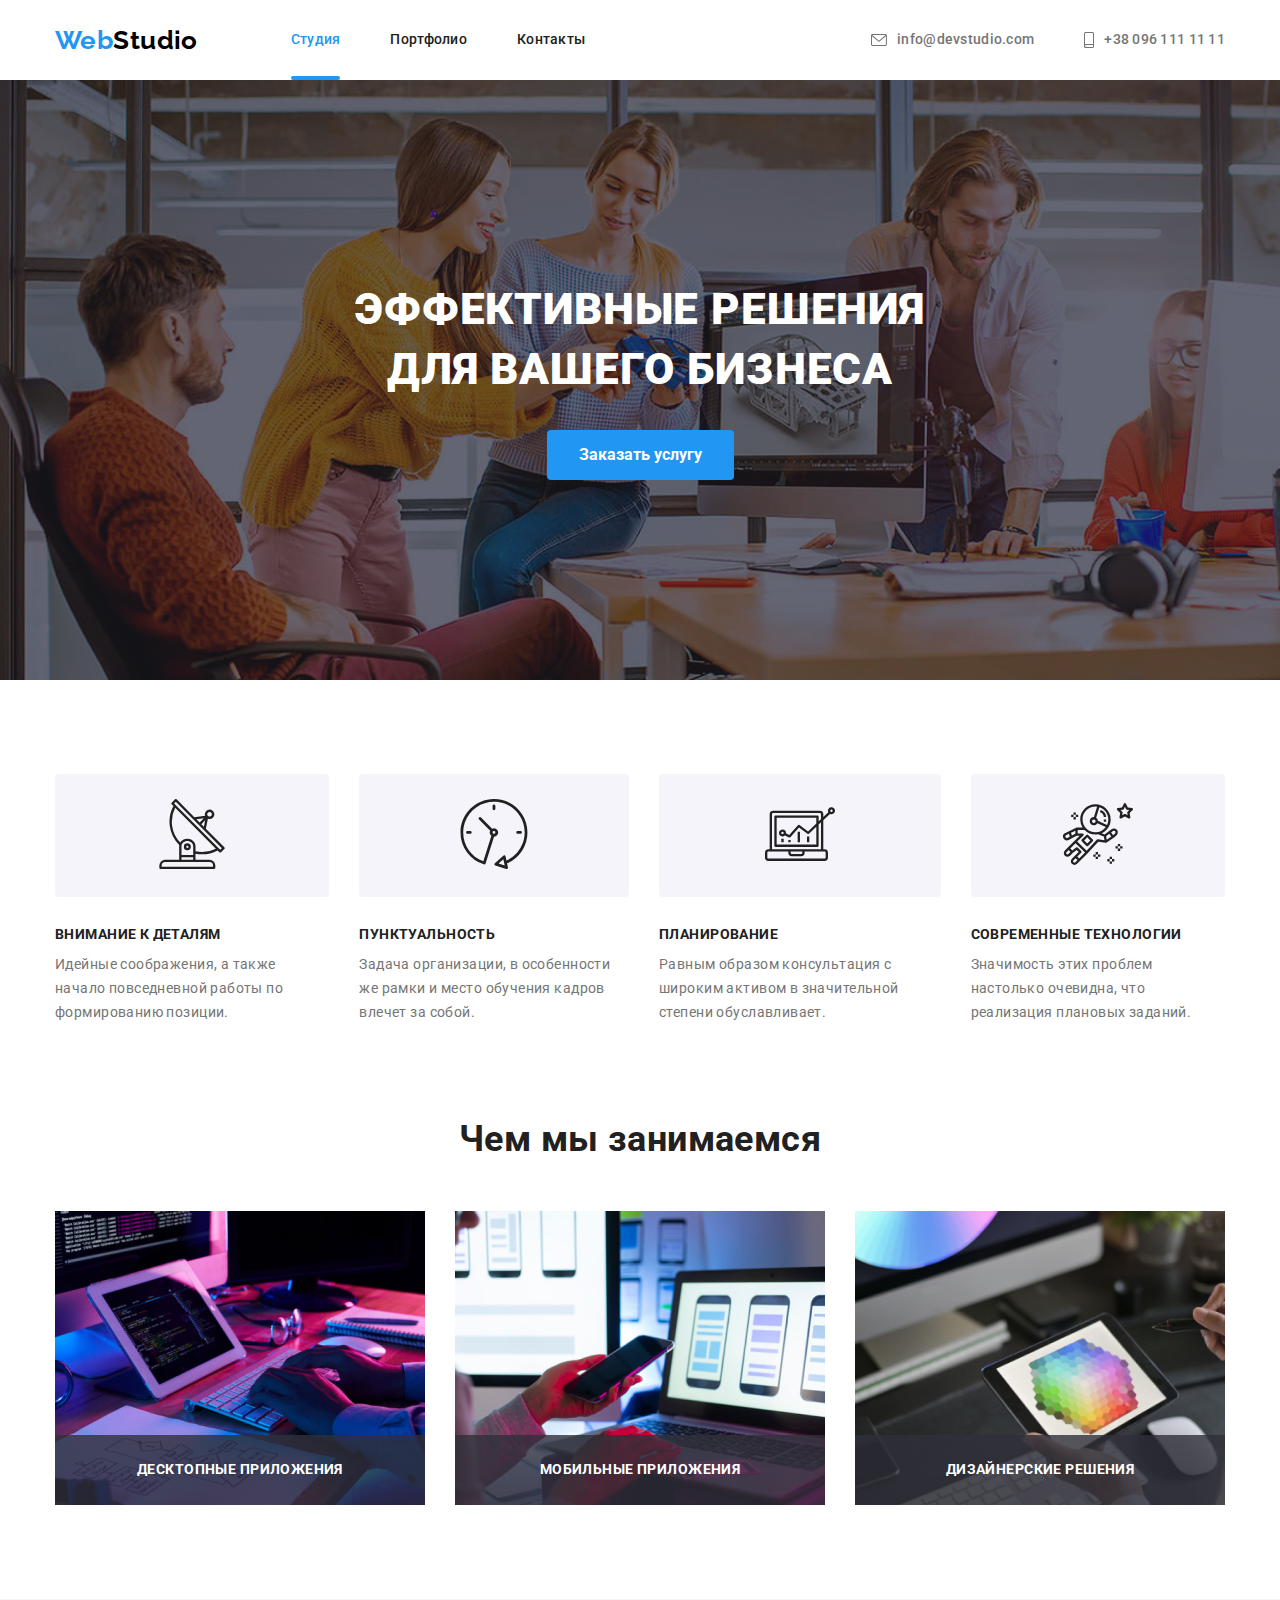
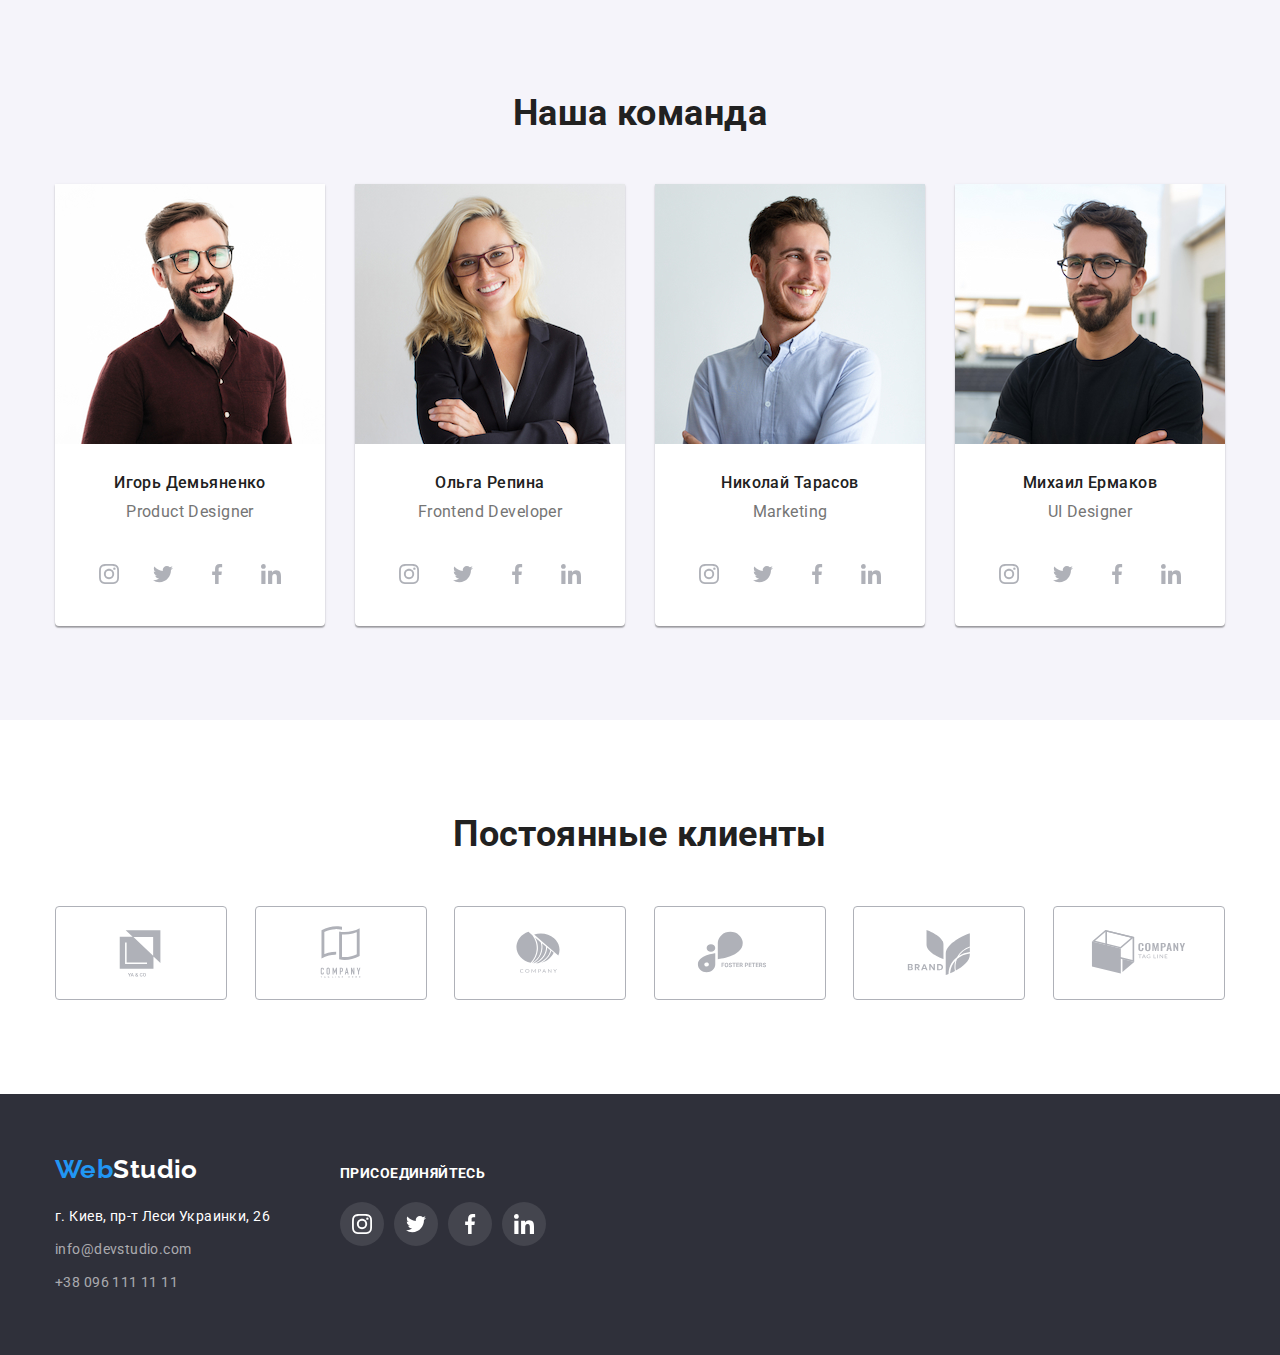
<file: index.html>
<!DOCTYPE html>
<html lang="ru">
  <head>
    <meta charset="UTF-8" />
    <meta http-equiv="X-UA-Compatible" content="IE=edge" />
    <meta name="viewport" content="width=device-width, initial-scale=1.0" />
    <link
      href="https://fonts.googleapis.com/css2?family=Raleway:wght@700&family=Roboto:wght@400;500;700;900&display=swap"
      rel="stylesheet"
    />
    <link rel="stylesheet" href="./css/modern-normalize.css" />
    <link rel="stylesheet" href="./css/styles.css" />
    <title>WebStudio</title>
  </head>
  <body>
    <!-- Навигация сайта -->
    <header>
      <div class="container header">
        <a class="logo" href="./index.html"
          ><span class="logo-web">Web</span
          ><span class="logo-black">Studio</span></a
        >
        <nav class="navigate">
          <ul class="links-pages">
            <li class="item">
              <a class="link current-page" href="./index.html">Студия</a>
            </li>
            <li class="item">
              <a class="link" href="./portfolio.html">Портфолио</a>
            </li>
            <li class="item"><a class="link" href="#">Контакты</a></li>
          </ul>
        </nav>
        <ul class="links-contact">
          <li class="item">
            <a class="link contact" href="mailto:info@devstudio.com"
              ><svg class="icon-envelope" width="16" height="12">
                <use href="./images/icons.svg#icon-envelope"></use>
              </svg>
              info@devstudio.com</a
            >
          </li>
          <li class="item">
            <a class="link contact" href="tel:+380961111111">
              <svg class="icon-smartphone" width="10" height="16">
                <use href="./images/icons.svg#icon-smartphone"></use>
              </svg>
              +38 096 111 11 11</a
            >
          </li>
        </ul>
      </div>
    </header>
    <main>
      <!-- Секция intro -->
      <section class="section-intro">
        <div class="container">
          <h1 class="title-main">
            Эффективные решения<br />
            для вашего бизнеса
          </h1>
          <button class="btn-order" type="button" data-modal-open>
            Заказать услугу
          </button>
        </div>
      </section>
      <!-- Секция Особенности -->
      <section class="features">
        <div class="container">
          <h2 class="title-second" hidden>Особенности</h2>
          <ul class="features-list">
            <li class="item">
              <div class="icon-feature">
                <svg width="70" height="70">
                  <use href="./images/icons.svg#icon-antenna"></use>
                </svg>
              </div>
              <h3 class="feature">Внимание к деталям</h3>
              <p class="feature-description">
                Идейные соображения, а также начало повседневной работы по
                формированию позиции.
              </p>
            </li>
            <li class="item">
              <div class="icon-feature">
                <svg width="70" height="70">
                  <use href="./images/icons.svg#icon-clock"></use>
                </svg>
              </div>
              <h3 class="feature">Пунктуальность</h3>
              <p class="feature-description">
                Задача организации, в особенности же рамки и место обучения
                кадров влечет за собой.
              </p>
            </li>
            <li class="item">
              <div class="icon-feature">
                <svg width="70" height="70">
                  <use href="./images/icons.svg#icon-diagram"></use>
                </svg>
              </div>
              <h3 class="feature">Планирование</h3>
              <p class="feature-description">
                Равным образом консультация с широким активом в значительной
                степени обуславливает.
              </p>
            </li>
            <li class="item">
              <div class="icon-feature">
                <svg width="70" height="70">
                  <use href="./images/icons.svg#icon-astronaut"></use>
                </svg>
              </div>
              <h3 class="feature">Современные технологии</h3>
              <p class="feature-description">
                Значимость этих проблем настолько очевидна, что реализация
                плановых заданий.
              </p>
            </li>
          </ul>
        </div>
      </section>
      <!-- Секция Чем мы занимаемся -->
      <section class="what-do-we-do">
        <div class="container">
          <h2 class="title-second">Чем мы занимаемся</h2>
          <ul class="works">
            <li class="item">
              <img src="./images/works/backend.jpg" alt="backend" width="370" />
              <div class="work-overlay">
                <p class="work-description">Десктопные приложения</p>
              </div>
            </li>
            <li class="item">
              <img
                src="./images/works/frontend.jpg"
                alt="frontend"
                width="370"
              />
              <div class="work-overlay">
                <p class="work-description">Мобильные приложения</p>
              </div>
            </li>
            <li class="item">
              <img src="./images/works/design.jpg" alt="design" width="370" />
              <div class="work-overlay">
                <p class="work-description">Дизайнерские решения</p>
              </div>
            </li>
          </ul>
        </div>
      </section>
      <!-- Секция Наша команда -->
      <section class="team-section">
        <div class="container">
          <h2 class="title-second">Наша команда</h2>
          <ul class="team-cards">
            <li class="member-card">
              <img
                src="./images/team-photo/product-designer.jpg"
                alt="product-designer"
                width="270"
              />
              <h3 class="member-name">Игорь Демьяненко</h3>
              <p class="member-position">Product Designer</p>
              <ul class="icons-list">
                <li class="icon-item">
                  <a class="link-social" href="#">
                    <svg class="icon-social" width="20" height="20">
                      <use href="./images/icons.svg#icon-instagram"></use>
                    </svg>
                  </a>
                </li>
                <li class="icon-item">
                  <a class="link-social" href="#">
                    <svg class="icon-social" width="20" height="20">
                      <use href="./images/icons.svg#icon-twitter"></use>
                    </svg>
                  </a>
                </li>
                <li class="icon-item">
                  <a class="link-social" href="#">
                    <svg class="icon-social" width="20" height="20">
                      <use href="./images/icons.svg#icon-facebook"></use>
                    </svg>
                  </a>
                </li>
                <li class="icon-item">
                  <a class="link-social" href="#">
                    <svg class="icon-social" width="20" height="20">
                      <use href="./images/icons.svg#icon-linkedin"></use>
                    </svg>
                  </a>
                </li>
              </ul>
            </li>
            <li class="member-card">
              <img
                src="./images/team-photo/frontend-developer.jpg"
                alt="frontend-developer"
                width="270"
              />
              <h3 class="member-name">Ольга Репина</h3>
              <p class="member-position">Frontend Developer</p>
              <ul class="icons-list">
                <li class="icon-item">
                  <a class="link-social" href="#">
                    <svg class="icon-social" width="20" height="20">
                      <use href="./images/icons.svg#icon-instagram"></use>
                    </svg>
                  </a>
                </li>
                <li class="icon-item">
                  <a class="link-social" href="#">
                    <svg class="icon-social" width="20" height="20">
                      <use href="./images/icons.svg#icon-twitter"></use>
                    </svg>
                  </a>
                </li>
                <li class="icon-item">
                  <a class="link-social" href="#">
                    <svg class="icon-social" width="20" height="20">
                      <use href="./images/icons.svg#icon-facebook"></use>
                    </svg>
                  </a>
                </li>
                <li class="icon-item">
                  <a class="link-social" href="#">
                    <svg class="icon-social" width="20" height="20">
                      <use href="./images/icons.svg#icon-linkedin"></use>
                    </svg>
                  </a>
                </li>
              </ul>
            </li>
            <li class="member-card">
              <img
                src="./images/team-photo/marketing.jpg"
                alt="marketing"
                width="270"
              />
              <h3 class="member-name">Николай Тарасов</h3>
              <p class="member-position">Marketing</p>
              <ul class="icons-list">
                <li class="icon-item">
                  <a class="link-social" href="#">
                    <svg class="icon-social" width="20" height="20">
                      <use href="./images/icons.svg#icon-instagram"></use>
                    </svg>
                  </a>
                </li>
                <li class="icon-item">
                  <a class="link-social" href="#">
                    <svg class="icon-social" width="20" height="20">
                      <use href="./images/icons.svg#icon-twitter"></use>
                    </svg>
                  </a>
                </li>
                <li class="icon-item">
                  <a class="link-social" href="#">
                    <svg class="icon-social" width="20" height="20">
                      <use href="./images/icons.svg#icon-facebook"></use>
                    </svg>
                  </a>
                </li>
                <li class="icon-item">
                  <a class="link-social" href="#">
                    <svg class="icon-social" width="20" height="20">
                      <use href="./images/icons.svg#icon-linkedin"></use>
                    </svg>
                  </a>
                </li>
              </ul>
            </li>
            <li class="member-card">
              <img
                src="./images/team-photo/ui-designer.jpg"
                alt="ui-designer"
                width="270"
              />
              <h3 class="member-name">Михаил Ермаков</h3>
              <p class="member-position">UI Designer</p>
              <ul class="icons-list">
                <li class="icon-item">
                  <a class="link-social" href="#">
                    <svg class="icon-social" width="20" height="20">
                      <use href="./images/icons.svg#icon-instagram"></use>
                    </svg>
                  </a>
                </li>
                <li class="icon-item">
                  <a class="link-social" href="#">
                    <svg class="icon-social" width="20" height="20">
                      <use href="./images/icons.svg#icon-twitter"></use>
                    </svg>
                  </a>
                </li>
                <li class="icon-item">
                  <a class="link-social" href="#">
                    <svg class="icon-social" width="20" height="20">
                      <use href="./images/icons.svg#icon-facebook"></use>
                    </svg>
                  </a>
                </li>
                <li class="icon-item">
                  <a class="link-social" href="#">
                    <svg class="icon-social" width="20" height="20">
                      <use href="./images/icons.svg#icon-linkedin"></use>
                    </svg>
                  </a>
                </li>
              </ul>
            </li>
          </ul>
        </div>
      </section>
      <!-- Секция постоянные клиенты -->
      <section class="clients-section">
        <div class="container">
          <h2 class="title-second">Постоянные клиенты</h2>
          <ul class="clients-list">
            <li class="item">
              <a href="#" class="link-client">
                <svg class="icon-client" width="106" height="60">
                  <use href="./images/icons.svg#icon-client1"></use>
                </svg>
              </a>
            </li>
            <li class="item">
              <a href="#" class="link-client">
                <svg class="icon-client" width="106" height="60">
                  <use href="./images/icons.svg#icon-client2"></use>
                </svg>
              </a>
            </li>
            <li class="item">
              <a href="#" class="link-client">
                <svg class="icon-client" width="106" height="60">
                  <use href="./images/icons.svg#icon-client3"></use>
                </svg>
              </a>
            </li>
            <li class="item">
              <a href="#" class="link-client">
                <svg class="icon-client" width="106" height="60">
                  <use href="./images/icons.svg#icon-client4"></use>
                </svg>
              </a>
            </li>
            <li class="item">
              <a href="#" class="link-client">
                <svg class="icon-client" width="106" height="60">
                  <use href="./images/icons.svg#icon-client5"></use>
                </svg>
              </a>
            </li>
            <li class="item">
              <a href="#" class="link-client">
                <svg class="icon-client" width="106" height="60">
                  <use href="./images/icons.svg#icon-client6"></use>
                </svg>
              </a>
            </li>
          </ul>
        </div>
      </section>
    </main>
    <footer class="basement">
      <div class="container">
        <!-- Address box -->
        <div class="address-box">
          <a class="logo" href="./index.html"
            ><span class="logo-web">Web</span
            ><span class="logo-white">Studio</span></a
          >
          <address class="address">
            <ul class="address-list">
              <li class="item">
                <a
                  class="link-street"
                  href="https://www.google.com/maps/place/%D0%B1%D1%83%D0%BB.+%D0%9B%D0%B5%D1%81%D0%B8+%D0%A3%D0%BA%D1%80%D0%B0%D0%B8%D0%BD%D0%BA%D0%B8,+26,+%D0%9A%D0%B8%D0%B5%D0%B2,+02000/@50.4265807,30.5361971,17z/data=!3m1!4b1!4m5!3m4!1s0x40d4cf0e033ecbe9:0x57a4dffefec77da0!8m2!3d50.4265807!4d30.5383858"
                  target="_blank"
                  rel="noreferrer noopener"
                  >г. Киев, пр-т Леси Украинки, 26</a
                >
              </li>
              <li class="item">
                <a class="link-contact" href="mailto:info@devstudio.com"
                  >info@devstudio.com</a
                >
              </li>
              <li class="item">
                <a class="link-contact" href="tel:+380961111111"
                  >+38 096 111 11 11</a
                >
              </li>
            </ul>
          </address>
        </div>
        <!-- Присоединяйтесь -->
        <div class="follow-box">
          <b class="followus">присоединяйтесь</b>
          <ul class="icons-list">
            <li class="icon-item">
              <a class="link-social footer" href="#">
                <svg class="icon-social" width="20" height="20">
                  <use href="./images/icons.svg#icon-instagram"></use>
                </svg>
              </a>
            </li>
            <li class="icon-item">
              <a class="link-social footer" href="#">
                <svg class="icon-social" width="20" height="20">
                  <use href="./images/icons.svg#icon-twitter"></use>
                </svg>
              </a>
            </li>
            <li class="icon-item">
              <a class="link-social footer" href="#">
                <svg class="icon-social" width="20" height="20">
                  <use href="./images/icons.svg#icon-facebook"></use>
                </svg>
              </a>
            </li>
            <li class="icon-item">
              <a class="link-social footer" href="#">
                <svg class="icon-social" width="20" height="20">
                  <use href="./images/icons.svg#icon-linkedin"></use>
                </svg>
              </a>
            </li>
          </ul>
        </div>
      </div>
    </footer>
    <!-- Модальное окно -->
    <div class="backdrop is-hidden" data-modal>
      <div class="modal">
        <button class="btn-close" type="button" data-modal-close>
          <svg class="icon-close" width="18" height="18">
            <use href="./images/icons.svg#icon-close"></use>
          </svg>
        </button>
      </div>
    </div>
    <script src="./js/modal.js"></script>
  </body>
</html>
</file>
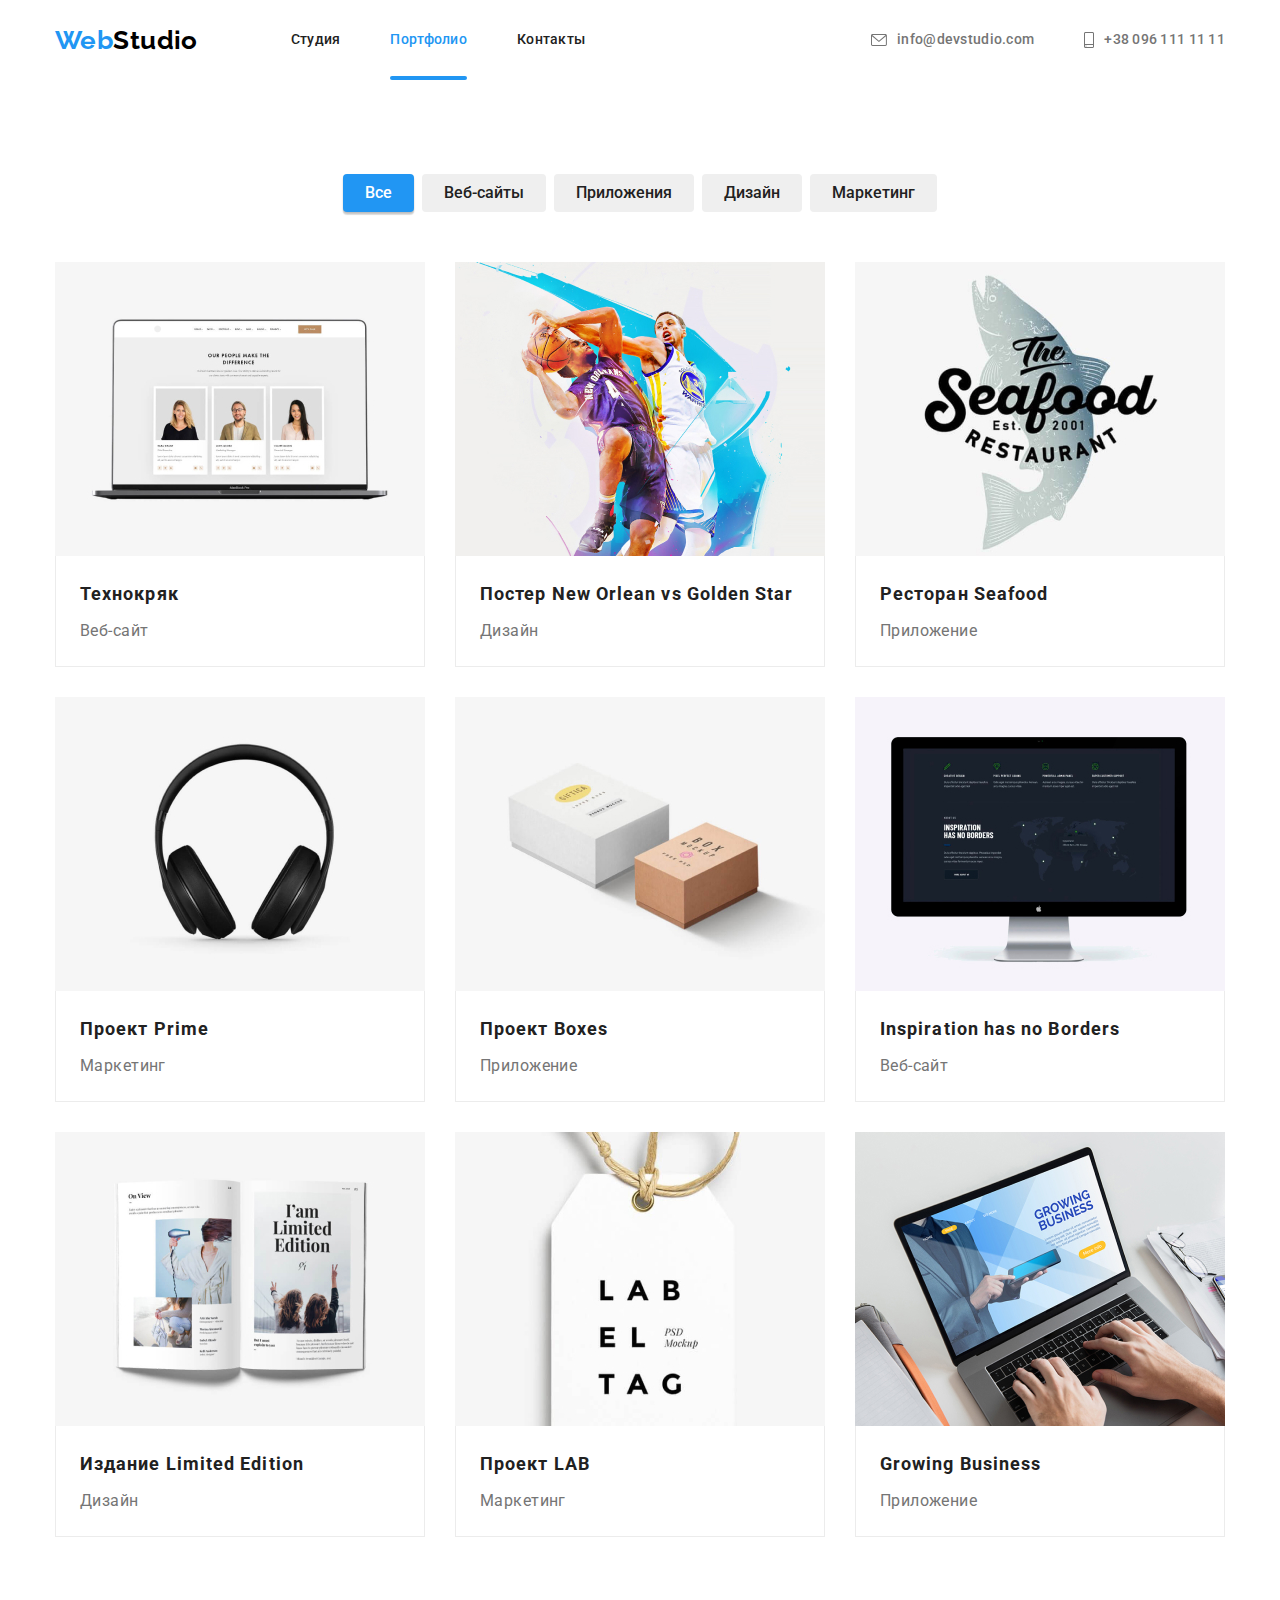
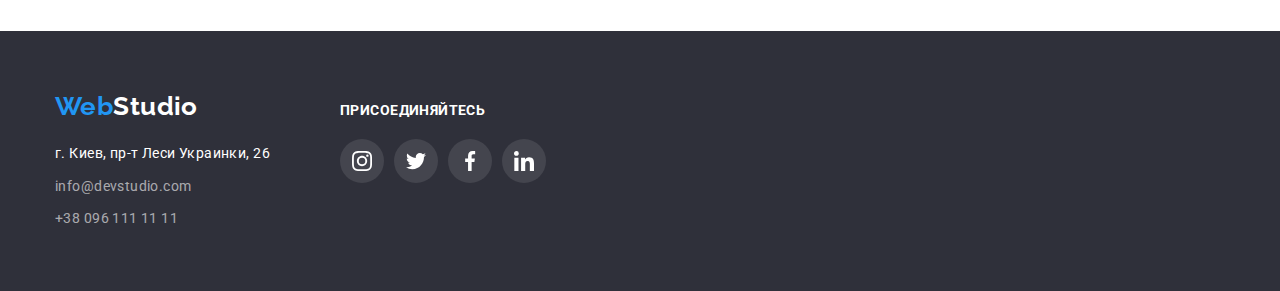
<file: portfolio.html>
<!DOCTYPE html>
<html lang="ru">
  <head>
    <meta charset="UTF-8" />
    <meta http-equiv="X-UA-Compatible" content="IE=edge" />
    <meta name="viewport" content="width=device-width, initial-scale=1.0" />
    <link
      href="https://fonts.googleapis.com/css2?family=Raleway:wght@700&family=Roboto:wght@400;500;700;900&display=swap"
      rel="stylesheet"
    />
    <link rel="stylesheet" href="./css/modern-normalize.css" />
    <link rel="stylesheet" href="./css/styles.css" />
    <title>WebStudio</title>
  </head>
  <body>
    <!-- Навигация сайта -->
    <header>
      <div class="container header">
        <a class="logo" href="./index.html"
          ><span class="logo-web">Web</span
          ><span class="logo-black">Studio</span></a
        >
        <nav class="navigate">
          <ul class="links-pages">
            <li class="item">
              <a class="link" href="./index.html">Студия</a>
            </li>
            <li class="item">
              <a class="link current-page" href="./portfolio.html">Портфолио</a>
            </li>
            <li class="item"><a class="link" href="#">Контакты</a></li>
          </ul>
        </nav>
        <ul class="links-contact">
          <li class="item">
            <a class="link contact" href="mailto:info@devstudio.com"
              ><svg class="icon-envelope" width="16" height="12">
                <use href="./images/icons.svg#icon-envelope"></use>
              </svg>
              info@devstudio.com</a
            >
          </li>
          <li class="item">
            <a class="link contact" href="tel:+380961111111">
              <svg class="icon-smartphone" width="10" height="16">
                <use href="./images/icons.svg#icon-smartphone"></use>
              </svg>
              +38 096 111 11 11</a
            >
          </li>
        </ul>
      </div>
    </header>
    <main>
      <!-- Портфолио -->
      <section class="portfolio">
        <div class="container">
          <h1 class="title-second" hidden>Портфолио</h1>
          <ul class="filter">
            <li>
              <button class="btn-filter current-filter" type="button">
                Все
              </button>
            </li>
            <li><button class="btn-filter" type="button">Веб-сайты</button></li>
            <li>
              <button class="btn-filter" type="button">Приложения</button>
            </li>
            <li><button class="btn-filter" type="button">Дизайн</button></li>
            <li><button class="btn-filter" type="button">Маркетинг</button></li>
          </ul>
          <ul class="cards-set">
            <li class="card">
              <a class="card-link" href="#">
                <div class="overlay-wrap">
                  <img
                    src="./images/portfolio/tehnokriak.jpg"
                    alt="open laptop"
                    width="370"
                  />
                  <div class="overlay">
                    <p class="overlay-text">
                      Технокряк это современная площадка распространения
                      коронавируса. Компании используют эту платформу для
                      цифрового шпионажа и атак на защищённые сервера
                      конкурентов.
                    </p>
                  </div>
                </div>
                <div class="card-border">
                  <h2 class="portfolio-title">Технокряк</h2>
                  <p class="portfolio-text">Веб-сайт</p>
                </div>
              </a>
            </li>
            <li class="card">
              <a class="card-link" href="#">
                <div class="overlay-wrap">
                  <img
                    src="./images/portfolio/new-orlean-vs-golden-star.jpg"
                    alt="two basketball players"
                    width="370"
                  />
                  <div class="overlay">
                    <p class="overlay-text">
                      Технокряк это современная площадка распространения
                      коронавируса. Компании используют эту платформу для
                      цифрового шпионажа и атак на защищённые сервера
                      конкурентов.
                    </p>
                  </div>
                </div>
                <div class="card-border">
                  <h2 class="portfolio-title">
                    Постер New Orlean vs Golden Star
                  </h2>
                  <p class="portfolio-text">Дизайн</p>
                </div>
              </a>
            </li>
            <li class="card">
              <a class="card-link" href="#">
                <div class="overlay-wrap">
                  <img
                    src="./images/portfolio/seafood.jpg"
                    alt="fish perhaps forel"
                    width="370"
                  />
                  <div class="overlay">
                    <p class="overlay-text">
                      Технокряк это современная площадка распространения
                      коронавируса. Компании используют эту платформу для
                      цифрового шпионажа и атак на защищённые сервера
                      конкурентов.
                    </p>
                  </div>
                </div>
                <div class="card-border">
                  <h2 class="portfolio-title">Ресторан Seafood</h2>
                  <p class="portfolio-text">Приложение</p>
                </div>
              </a>
            </li>
            <li class="card">
              <a class="card-link" href="#">
                <div class="overlay-wrap">
                  <img
                    src="./images/portfolio/project-prime.jpg"
                    alt="headphone"
                    width="370"
                  />
                  <div class="overlay">
                    <p class="overlay-text">
                      Технокряк это современная площадка распространения
                      коронавируса. Компании используют эту платформу для
                      цифрового шпионажа и атак на защищённые сервера
                      конкурентов.
                    </p>
                  </div>
                </div>
                <div class="card-border">
                  <h2 class="portfolio-title">Проект Prime</h2>
                  <p class="portfolio-text">Маркетинг</p>
                </div>
              </a>
            </li>
            <li class="card">
              <a class="card-link" href="#">
                <div class="overlay-wrap">
                  <img
                    src="./images/portfolio/project-boxes.jpg"
                    alt="two boxes"
                    width="370"
                  />
                  <div class="overlay">
                    <p class="overlay-text">
                      Технокряк это современная площадка распространения
                      коронавируса. Компании используют эту платформу для
                      цифрового шпионажа и атак на защищённые сервера
                      конкурентов.
                    </p>
                  </div>
                </div>
                <div class="card-border">
                  <h2 class="portfolio-title">Проект Boxes</h2>
                  <p class="portfolio-text">Приложение</p>
                </div>
              </a>
            </li>
            <li class="card">
              <a class="card-link" href="#">
                <div class="overlay-wrap">
                  <img
                    src="./images/portfolio/inspiration-has-no-borders.jpg"
                    alt="monoblock"
                    width="370"
                  />
                  <div class="overlay">
                    <p class="overlay-text">
                      Технокряк это современная площадка распространения
                      коронавируса. Компании используют эту платформу для
                      цифрового шпионажа и атак на защищённые сервера
                      конкурентов.
                    </p>
                  </div>
                </div>
                <div class="card-border">
                  <h2 class="portfolio-title">Inspiration has no Borders</h2>
                  <p class="portfolio-text">Веб-сайт</p>
                </div>
              </a>
            </li>
            <li class="card">
              <a class="card-link" href="#">
                <div class="overlay-wrap">
                  <img
                    src="./images/portfolio/limited-edition.jpg"
                    alt="open book"
                    width="370"
                  />
                  <div class="overlay">
                    <p class="overlay-text">
                      Технокряк это современная площадка распространения
                      коронавируса. Компании используют эту платформу для
                      цифрового шпионажа и атак на защищённые сервера
                      конкурентов.
                    </p>
                  </div>
                </div>
                <div class="card-border">
                  <h2 class="portfolio-title">Издание Limited Edition</h2>
                  <p class="portfolio-text">Дизайн</p>
                </div>
              </a>
            </li>
            <li class="card">
              <a class="card-link" href="#">
                <div class="overlay-wrap">
                  <img
                    src="./images/portfolio/project-lab.jpg"
                    alt="paper tag"
                    width="370"
                  />
                  <div class="overlay">
                    <p class="overlay-text">
                      Технокряк это современная площадка распространения
                      коронавируса. Компании используют эту платформу для
                      цифрового шпионажа и атак на защищённые сервера
                      конкурентов.
                    </p>
                  </div>
                </div>
                <div class="card-border">
                  <h2 class="portfolio-title">Проект LAB</h2>
                  <p class="portfolio-text">Маркетинг</p>
                </div>
              </a>
            </li>
            <li class="card">
              <a class="card-link" href="#">
                <div class="overlay-wrap">
                  <img
                    src="./images/portfolio/growing-business.jpg"
                    alt="hands on laptop keyboard"
                    width="370"
                  />
                  <div class="overlay">
                    <p class="overlay-text">
                      Технокряк это современная площадка распространения
                      коронавируса. Компании используют эту платформу для
                      цифрового шпионажа и атак на защищённые сервера
                      конкурентов.
                    </p>
                  </div>
                </div>
                <div class="card-border">
                  <h2 class="portfolio-title">Growing Business</h2>
                  <p class="portfolio-text">Приложение</p>
                </div>
              </a>
            </li>
          </ul>
        </div>
      </section>
    </main>
    <footer class="basement">
      <div class="container">
        <!-- Address box -->
        <div class="address-box">
          <a class="logo" href="./index.html"
            ><span class="logo-web">Web</span
            ><span class="logo-white">Studio</span></a
          >
          <address class="address">
            <ul class="address-list">
              <li class="item">
                <a
                  class="link-street"
                  href="https://www.google.com/maps/place/%D0%B1%D1%83%D0%BB.+%D0%9B%D0%B5%D1%81%D0%B8+%D0%A3%D0%BA%D1%80%D0%B0%D0%B8%D0%BD%D0%BA%D0%B8,+26,+%D0%9A%D0%B8%D0%B5%D0%B2,+02000/@50.4265807,30.5361971,17z/data=!3m1!4b1!4m5!3m4!1s0x40d4cf0e033ecbe9:0x57a4dffefec77da0!8m2!3d50.4265807!4d30.5383858"
                  target="_blank"
                  rel="noreferrer noopener"
                  >г. Киев, пр-т Леси Украинки, 26</a
                >
              </li>
              <li class="item">
                <a class="link-contact" href="mailto:info@devstudio.com"
                  >info@devstudio.com</a
                >
              </li>
              <li class="item">
                <a class="link-contact" href="tel:+380961111111"
                  >+38 096 111 11 11</a
                >
              </li>
            </ul>
          </address>
        </div>
        <!-- Присоединяйтесь -->
        <div class="follow-box">
          <b class="followus">присоединяйтесь</b>
          <ul class="icons-list">
            <li class="icon-item">
              <a class="link-social footer" href="#">
                <svg class="icon-social" width="20" height="20">
                  <use href="./images/icons.svg#icon-instagram"></use>
                </svg>
              </a>
            </li>
            <li class="icon-item">
              <a class="link-social footer" href="#">
                <svg class="icon-social" width="20" height="20">
                  <use href="./images/icons.svg#icon-twitter"></use>
                </svg>
              </a>
            </li>
            <li class="icon-item">
              <a class="link-social footer" href="#">
                <svg class="icon-social" width="20" height="20">
                  <use href="./images/icons.svg#icon-facebook"></use>
                </svg>
              </a>
            </li>
            <li class="icon-item">
              <a class="link-social footer" href="#">
                <svg class="icon-social" width="20" height="20">
                  <use href="./images/icons.svg#icon-linkedin"></use>
                </svg>
              </a>
            </li>
          </ul>
        </div>
      </div>
    </footer>
  </body>
</html>
</file>
<file: css/styles.css>
:root {
  --color-main: #ffffff;

  --bg-color-second: #2f303a;
  --bg-color-addition: #f5f4fa;

  --border-color: #eeeeee;

  --text-color: #757575;
  --title-color: #212121;
  --text-address-link: rgba(255, 255, 255, 0.6);

  --accent: #2196f3;

  --icons-color: #afb1b8;

  --time-duration: 250ms;
  --cubic-func: cubic-bezier(0.4, 0, 0.2, 1);
}

img {
  display: block;
}

a {
  text-decoration: none;
  font-style: normal;
}

h1,
h2,
h3,
h4,
h5,
h6 {
  margin: 0;
}

p {
  margin: 0;
}

ul {
  margin: 0;
  padding: 0;
  list-style: none;
}

body {
  font-family: "Roboto", sans-serif;
  color: var(--text-color);
  font-size: 14px;
  letter-spacing: 0.03em;
}

/* CONTAINER */
.container {
  width: 1200px;
  padding: 94px 15px;
  margin-left: auto;
  margin-right: auto;
}

/* Logo */
.logo {
  font-family: "Raleway", sans-serif;
  font-weight: 700;
  font-size: 26px;
  line-height: 1.19;
  text-decoration: none;
}

.logo-web {
  color: var(--accent);
}

.logo-black {
  color: #000000;
}

/* Навигация сайта
    Portfolio page */
.portfolio-header {
  border-bottom: 1px solid var(--border-color);
}

/* Навигация сайта */
.container.header {
  padding-top: 0;
  padding-bottom: 0;
}

.header {
  display: flex;
  align-items: center;
}

.navigate {
  margin-left: 93px;
}

.links-pages {
  display: flex;
}

.links-pages > .item:not(:last-child) {
  margin-right: 50px;
}

.link {
  position: relative;
  display: block;
  padding-top: 32px;
  padding-bottom: 32px;

  font-weight: 500;
  line-height: 1.14;
  letter-spacing: 0.02em;
  color: var(--title-color);
  transition: color var(--time-duration) var(--cubic-func);
}

.current-page,
.link:hover,
.link:focus {
  color: var(--accent);
}

.links-pages .link::after {
  position: absolute;
  left: 0;
  bottom: 0;
  content: "";
  display: block;
  height: 4px;
  width: 100%;
  border-radius: 2px;
  background-color: var(--accent);

  opacity: 0;
  transform: scaleX(0);
  transition: opacity var(--time-duration) var(--cubic-func),
    transform var(--time-duration) var(--cubic-func);
}

.current-page.link::after,
.links-pages .link:hover::after {
  opacity: 1;
  transform: scaleX(1);
}

.links-contact {
  display: flex;
  margin-left: auto;
}

.links-contact > .item:not(:last-child) {
  margin-right: 50px;
}

.contact {
  color: var(--text-color);
}

.link.contact {
  display: flex;
  align-items: center;
}
/* Icon */
.icon-envelope {
  margin-right: 10px;
  fill: currentColor;
}

.icon-smartphone {
  margin-right: 10px;
  fill: currentColor;
}

/* Секция intro */
.section-intro {
  text-align: center;
  letter-spacing: 0.06em;
  background-color: var(--bg-color-second);
  background-image: linear-gradient(
      to right,
      rgba(47, 48, 58, 0.4),
      rgba(47, 48, 58, 0.4)
    ),
    url(../images/bg-team.jpg);

  max-width: 1600px;
  min-height: 600px;
  margin-left: auto;
  margin-right: auto;
}

.section-intro > .container {
  padding: 200px 0;
}

.title-main {
  margin-bottom: 30px;

  font-weight: 900;
  font-size: 44px;
  line-height: 1.36;
  text-transform: uppercase;

  color: var(--color-main);
}

.btn-order {
  padding: 10px 32px;

  font-weight: 700;
  font-size: 16px;
  line-height: 1.87;

  border: none;
  border-radius: 4px;

  background-color: var(--accent);
  color: var(--color-main);

  cursor: pointer;
}

/* Секция Особенности */
.features-list {
  display: flex;
}

.features-list > .item:not(:last-child) {
  margin-right: 30px;
}

.feature {
  margin-bottom: 10px;
  font-weight: 700;
  font-size: 14px;
  line-height: 1.14;
  text-transform: uppercase;

  color: var(--title-color);
}

.feature-description {
  line-height: 1.71;

  color: var(--text-color);
}

/* Icon */
.icon-feature {
  width: inherit;
  text-align: center;
  padding-top: 25px;
  padding-bottom: 25px;
  margin-bottom: 30px;

  border-radius: 4px;

  background-color: var(--bg-color-addition);
  fill: var(--title-color);
}

/* Секция Чем мы занимаемся */
.what-do-we-do > .container {
  padding-top: 0;
}

.title-second {
  margin-bottom: 50px;
  text-align: center;

  font-weight: 700;
  font-size: 36px;
  line-height: 1.16;

  color: var(--title-color);
}

.works {
  display: flex;
}

.works > .item:not(:last-child) {
  margin-right: 30px;
}

.works > .item {
  position: relative;
}

.work-overlay {
  position: absolute;
  left: 0;
  bottom: 0;

  width: 100%;
  background-color: rgba(47, 48, 58, 0.8);
  padding-top: 27px;
  padding-bottom: 27px;
}

.work-description {
  font-weight: bold;
  line-height: 1.14;
  text-align: center;
  text-transform: uppercase;

  color: #ffffff;
}

/* Секция Наша команда */
.team-section {
  background-color: var(--bg-color-addition);
}

.team-cards {
  display: flex;
}

.member-card {
  text-align: center;
  background-color: var(--color-main);
  line-height: 1.18;

  box-shadow: 0px 1px 3px rgba(0, 0, 0, 0.12), 0px 1px 1px rgba(0, 0, 0, 0.14),
    0px 2px 1px rgba(0, 0, 0, 0.2);
  border-radius: 0px 0px 4px 4px;
}

.member-card:not(:last-child) {
  margin-right: 30px;
}

.member-name {
  margin-top: 30px;
  margin-bottom: 10px;

  font-weight: 500;
  font-size: 16px;

  color: var(--title-color);
}

.member-position {
  margin-bottom: 30px;

  font-size: 16px;
}

/* Icon */
.icons-list {
  display: flex;
  padding-left: 32px;
  padding-right: 32px;
  margin-bottom: 30px;
  /* justify-content: space-between; */
}

.icon-item:not(:last-child) {
  margin-right: 10px;
}

.link-social {
  display: flex;
  padding: 12px;
  border-radius: 50%;

  color: var(--icons-color);
  background-color: #ffffff;
  transition: background-color var(--time-duration) var(--cubic-func),
    color var(--time-duration) var(--cubic-func);
}

.link-social:hover,
.link-social:focus {
  color: #ffffff;
  background-color: var(--accent);
}

.icon-social {
  fill: currentColor;
}

/* Секция постоянные клиенты */
.clients-list {
  display: flex;
  justify-content: space-between;
}

.link-client {
  display: flex;
  border-radius: 4px;
  /* border: 1px solid var(--icons-color); */
  border-width: 1px;
  border-style: solid;
  border-color: var(--icons-color);
  padding: 16px 32px;

  color: var(--icons-color);
  transition: border-color var(--time-duration) var(--cubic-func),
    color var(--time-duration) var(--cubic-func);
}

.link-client:hover,
.link-client:focus {
  border-color: var(--accent);
  color: var(--accent);
}

/* Icon */
.icon-client {
  fill: currentColor;
}
/* Footer */
.basement {
  background-color: var(--bg-color-second);
}

.basement > .container {
  display: flex;
  padding-top: 60px;
  padding-bottom: 60px;
}

/* Address box */
.address-box {
  display: flex;
  flex-direction: column;
  margin-right: 70px;
}

.address-box > .logo {
  margin-bottom: 20px;
}

.logo-white {
  color: #ffffff;
}

.address {
  line-height: 1.71;
}

.address-list > .item:not(:last-child) {
  margin-bottom: 9px;
}

.link-street {
  color: #ffffff;
}

.link-contact {
  color: var(--text-address-link);
}

/* Присоединяйтесь */
.follow-box {
  margin-top: 12px;
}
.followus {
  display: flex;
  font-weight: bold;
  line-height: 1.14;
  text-transform: uppercase;

  margin-bottom: 20px;

  color: #ffffff;
}

.follow-box > .icons-list {
  padding: 0;
}

.link-social.footer {
  background-color: rgba(255, 255, 255, 0.1);
  color: #ffffff;
}

.link-social.footer:hover,
.link-social.footer:focus {
  background-color: var(--accent);
}

/* Портфолио */
.filter {
  display: flex;
  justify-content: center;
  margin-bottom: 50px;
}

.filter > li:not(:last-child) {
  margin-right: 8px;
}

.btn-filter {
  padding: 6px 22px;
  border: none;
  border-radius: 4px;

  font-weight: 500;
  font-size: 16px;
  line-height: 1.62;

  color: var(--title-color);

  cursor: pointer;

  transition: background-color var(--time-duration) var(--cubic-func),
    box-shadow var(--time-duration) var(--cubic-func),
    color var(--time-duration) var(--cubic-func);
}

.current-filter,
.btn-filter:hover,
.btn-filter:focus {
  background-color: var(--accent);
  color: #ffffff;
  box-shadow: 0px 3px 1px rgba(0, 0, 0, 0.1), 0px 1px 2px rgba(0, 0, 0, 0.08),
    0px 2px 2px rgba(0, 0, 0, 0.12);
}

.cards-set {
  display: flex;
  flex-wrap: wrap;
}

.card {
  margin-right: 30px;
  margin-bottom: 30px;
  width: calc((100% - 60px) / 3);

  transition: box-shadow var(--time-duration) var(--cubic-func);
}

.card:hover {
  box-shadow: 0px 1px 1px rgba(0, 0, 0, 0.12), 0px 4px 4px rgba(0, 0, 0, 0.06),
    1px 4px 6px rgba(0, 0, 0, 0.16);
}

.card:nth-child(3n) {
  margin-right: 0;
}

.card:nth-last-child(-n + 3) {
  margin-bottom: 0;
}

.card-border {
  padding-top: 20px;
  padding-right: 24px;
  padding-bottom: 20px;
  padding-left: 24px;

  border-left: 1px solid #ececec;
  border-right: 1px solid #ececec;
  border-bottom: 1px solid #ececec;
}

.overlay-wrap {
  position: relative;
  overflow: hidden;
}

.overlay {
  position: absolute;
  width: 100%;
  height: 100%;

  padding: 24px;
  display: flex;
  align-items: center;

  background-color: var(--accent);
  transition: transform var(--time-duration) var(--cubic-func);
}

.overlay-wrap:hover > .overlay {
  transform: translateY(-100%);
}

.overlay-text {
  font-size: 18px;
  line-height: 1.56;

  color: #ffffff;
}

.portfolio-title {
  margin-bottom: 4px;

  font-weight: 700;
  font-size: 18px;
  line-height: 2;
  letter-spacing: 0.06em;

  color: var(--title-color);
}

.portfolio-text {
  font-size: 16px;
  line-height: 1.87;

  color: var(--text-color);
}

/* Модальное окно */
.backdrop {
  position: fixed;
  top: 0;
  left: 0;
  bottom: 0;
  right: 0;

  /* width: 100%;
  height: 100%; */
  background-color: rgba(0, 0, 0, 0.2);

  opacity: 1;
  transform: scale(1);
  transition: opacity var(--time-duration) var(--cubic-func),
    transform var(--time-duration) var(--cubic-func);
}

.is-hidden {
  visibility: hidden;
  opacity: 0;
  pointer-events: none;
  transform: scale(1.25);
}

.modal {
  position: absolute;
  top: 50%;
  left: 50%;

  width: 528px;
  height: 581px;
  background-color: #ffffff;
  border-radius: 4px;

  transform: translate(-50%, -50%);
}

.btn-close {
  position: absolute;
  top: 8px;
  right: 8px;

  display: flex;
  background: #ffffff;
  border: 1px solid rgba(0, 0, 0, 0.1);
  border-radius: 50%;
  padding: 5px;

  cursor: pointer;
}
</file>
